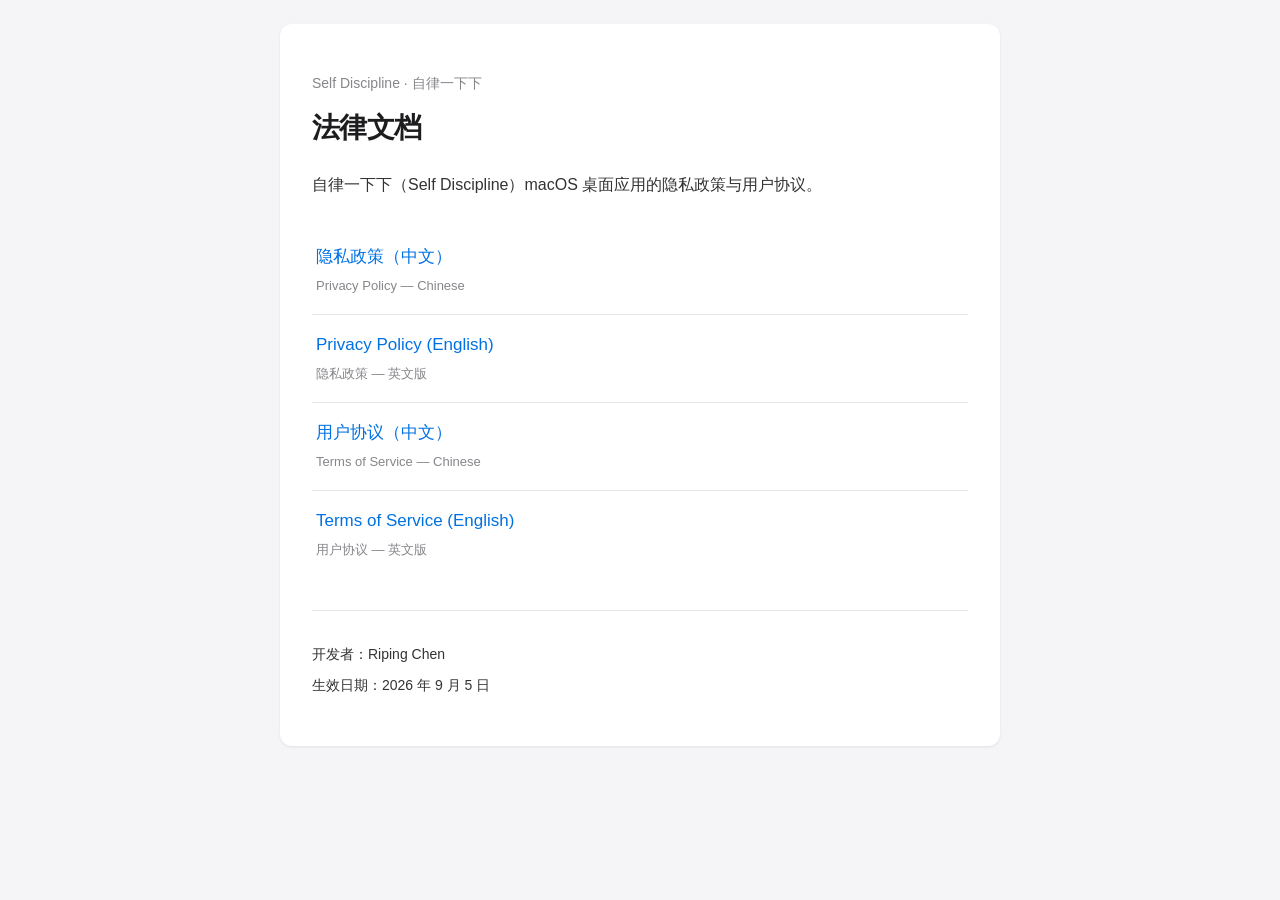
<file: docs/index.html>
<!DOCTYPE html>
<html lang="zh-CN">
<head>
  <meta charset="UTF-8">
  <meta name="viewport" content="width=device-width, initial-scale=1.0">
  <title>自律一下下 — 法律文档</title>
  <link rel="stylesheet" href="style.css">
</head>
<body>
  <div class="container">
    <p class="app-name">Self Discipline · 自律一下下</p>
    <h1>法律文档</h1>
    <p class="intro">自律一下下（Self Discipline）macOS 桌面应用的隐私政策与用户协议。</p>
    <ul class="doc-list">
      <li>
        <a href="privacy-policy-zh.html">
          隐私政策（中文）
          <span>Privacy Policy — Chinese</span>
        </a>
      </li>
      <li>
        <a href="privacy-policy-en.html">
          Privacy Policy (English)
          <span>隐私政策 — 英文版</span>
        </a>
      </li>
      <li>
        <a href="terms-of-service-zh.html">
          用户协议（中文）
          <span>Terms of Service — Chinese</span>
        </a>
      </li>
      <li>
        <a href="terms-of-service-en.html">
          Terms of Service (English)
          <span>用户协议 — 英文版</span>
        </a>
      </li>
    </ul>
    <div class="footer">
      <p>开发者：Riping Chen</p>
      <p>生效日期：2026 年 9 月 5 日</p>
    </div>
  </div>
</body>
</html>
</file>
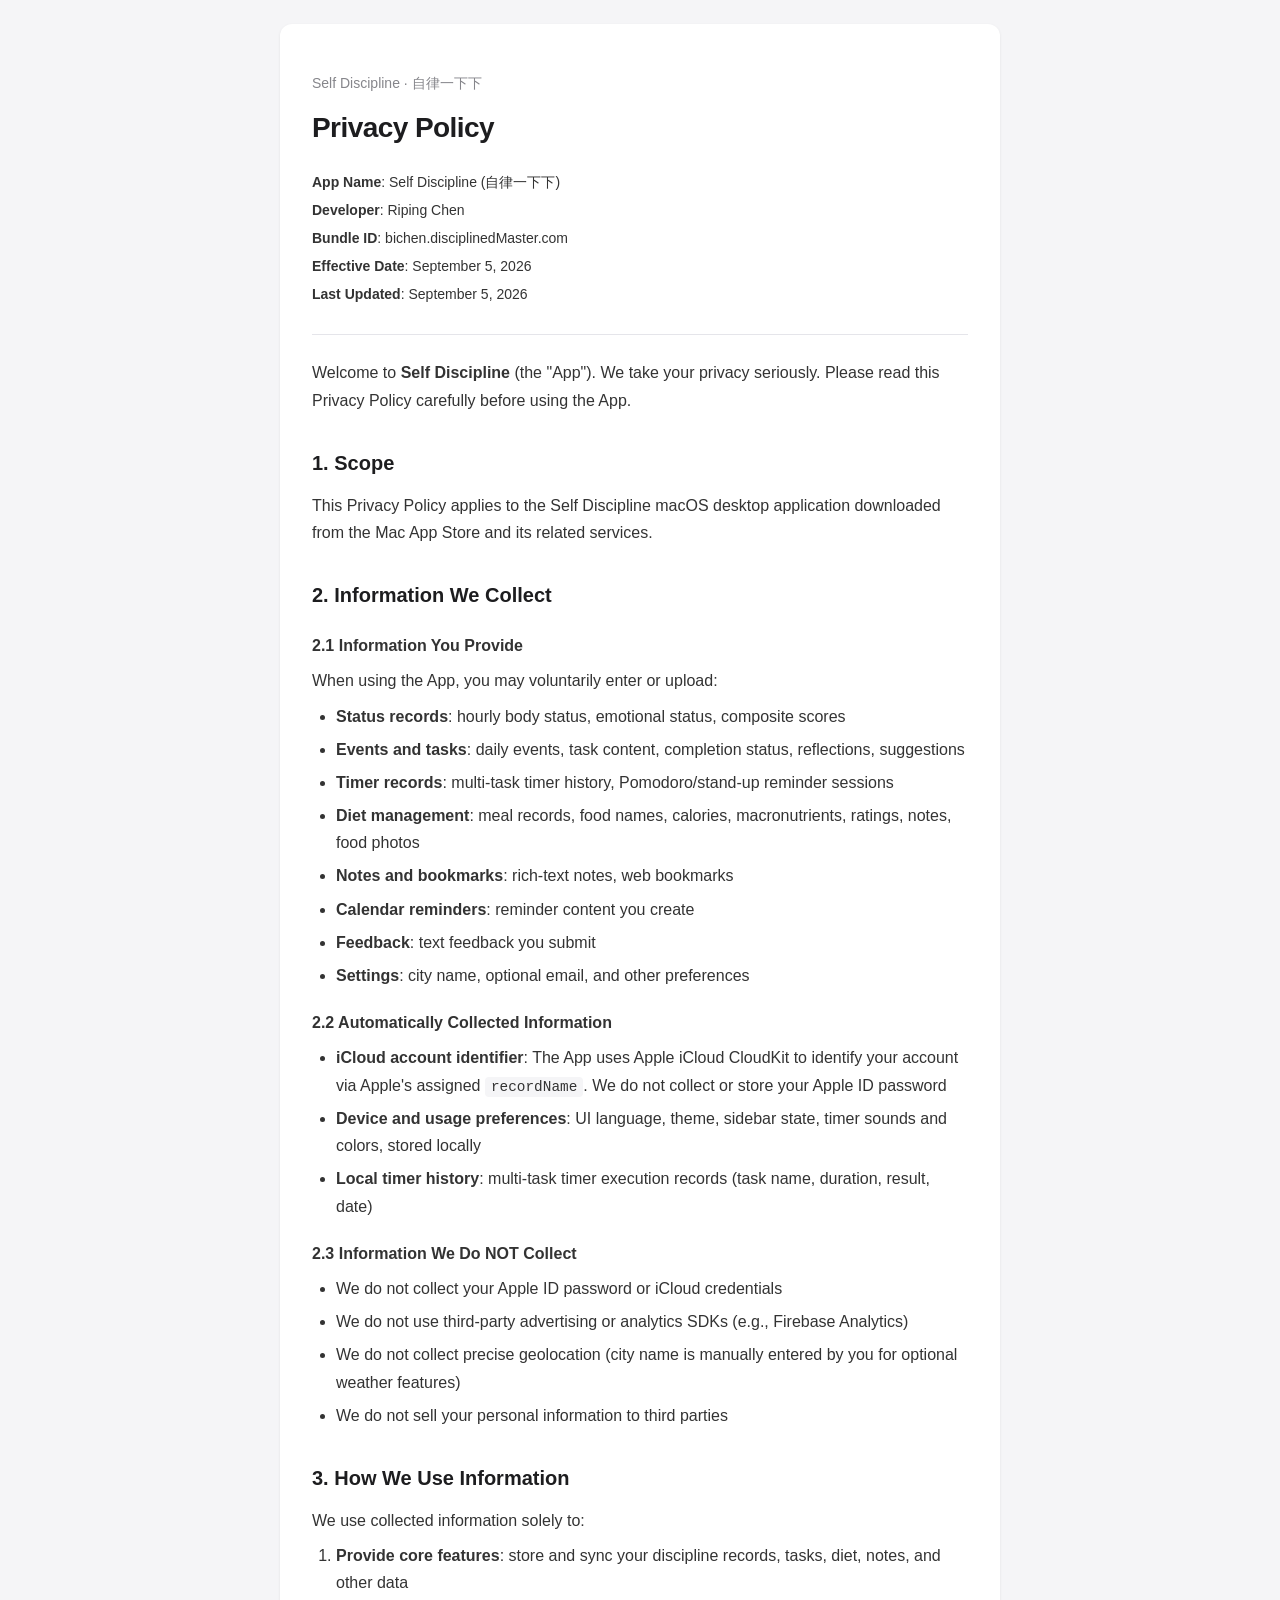
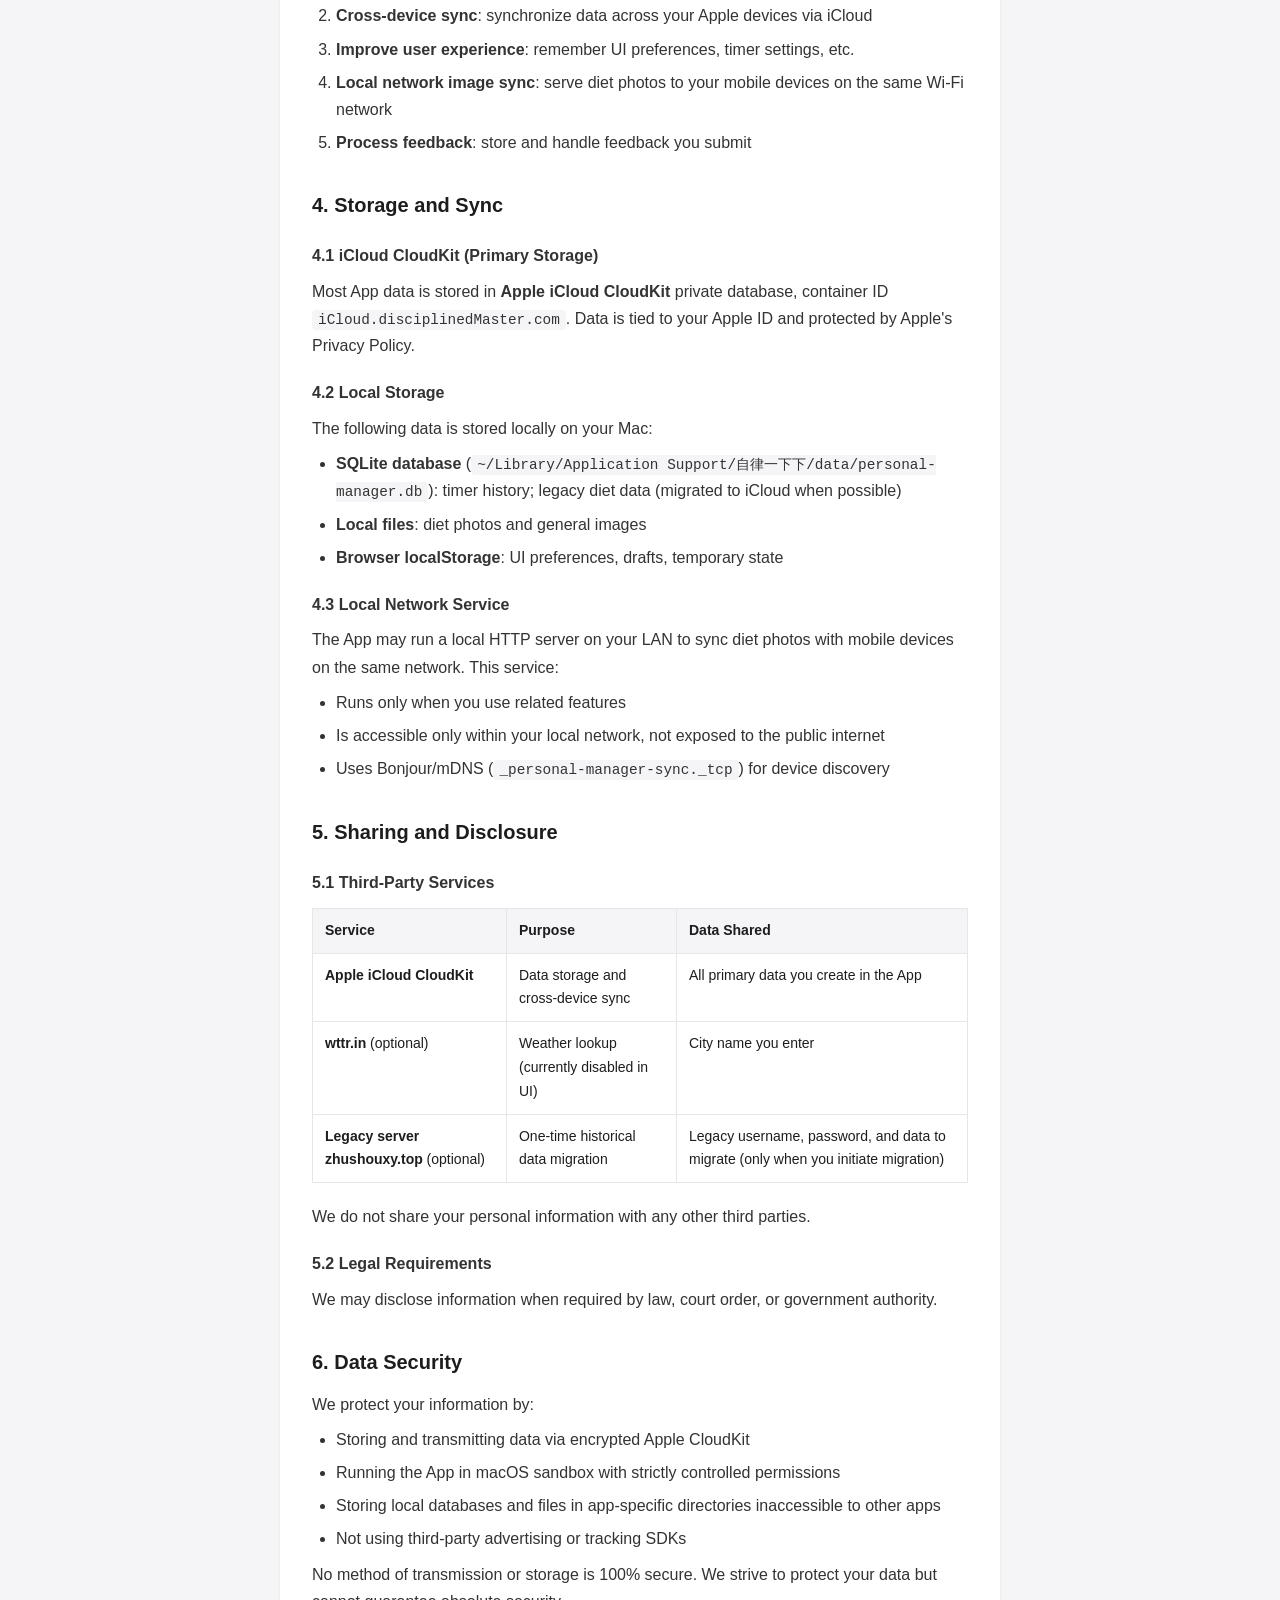
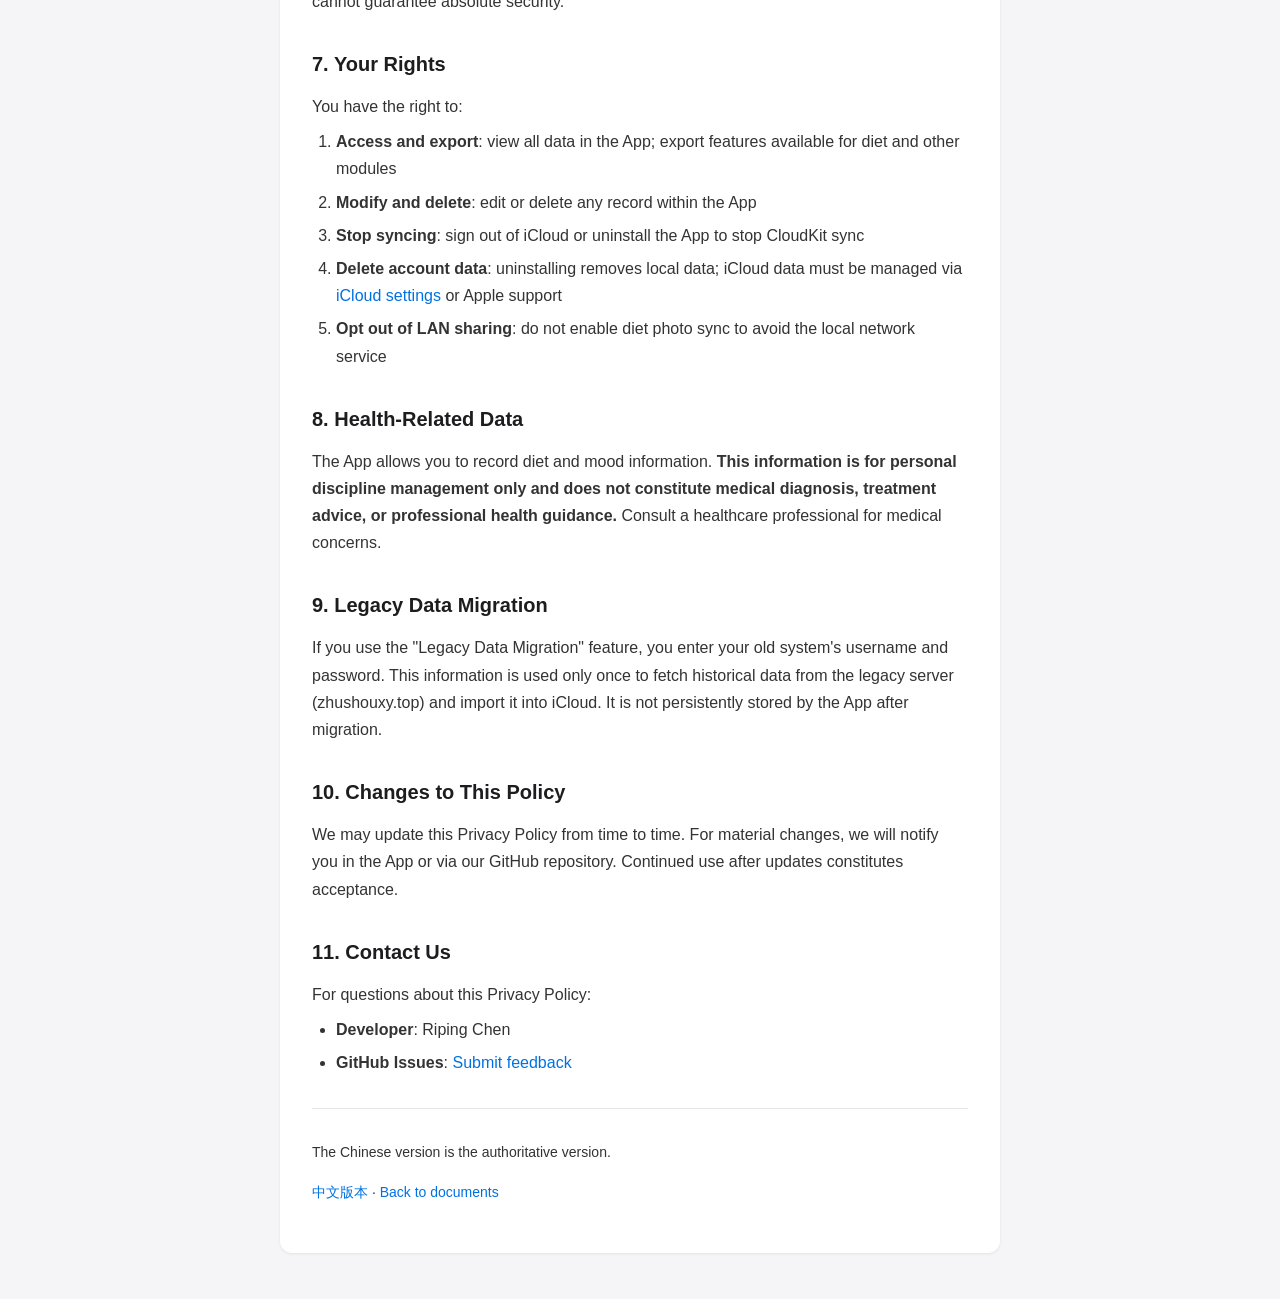
<file: docs/privacy-policy-en.html>
<!DOCTYPE html>
<html lang="en">
<head>
  <meta charset="UTF-8">
  <meta name="viewport" content="width=device-width, initial-scale=1.0">
  <title>Privacy Policy — Self Discipline</title>
  <link rel="stylesheet" href="style.css">
</head>
<body>
  <div class="container">
    <p class="app-name">Self Discipline · 自律一下下</p>
    <h1>Privacy Policy</h1>
    <div class="meta">
      <p><strong>App Name</strong>: Self Discipline (自律一下下)</p>
      <p><strong>Developer</strong>: Riping Chen</p>
      <p><strong>Bundle ID</strong>: bichen.disciplinedMaster.com</p>
      <p><strong>Effective Date</strong>: September 5, 2026</p>
      <p><strong>Last Updated</strong>: September 5, 2026</p>
    </div>

    <p class="intro">Welcome to <strong>Self Discipline</strong> (the "App"). We take your privacy seriously. Please read this Privacy Policy carefully before using the App.</p>

    <h2>1. Scope</h2>
    <p>This Privacy Policy applies to the Self Discipline macOS desktop application downloaded from the Mac App Store and its related services.</p>

    <h2>2. Information We Collect</h2>
    <h3>2.1 Information You Provide</h3>
    <p>When using the App, you may voluntarily enter or upload:</p>
    <ul>
      <li><strong>Status records</strong>: hourly body status, emotional status, composite scores</li>
      <li><strong>Events and tasks</strong>: daily events, task content, completion status, reflections, suggestions</li>
      <li><strong>Timer records</strong>: multi-task timer history, Pomodoro/stand-up reminder sessions</li>
      <li><strong>Diet management</strong>: meal records, food names, calories, macronutrients, ratings, notes, food photos</li>
      <li><strong>Notes and bookmarks</strong>: rich-text notes, web bookmarks</li>
      <li><strong>Calendar reminders</strong>: reminder content you create</li>
      <li><strong>Feedback</strong>: text feedback you submit</li>
      <li><strong>Settings</strong>: city name, optional email, and other preferences</li>
    </ul>

    <h3>2.2 Automatically Collected Information</h3>
    <ul>
      <li><strong>iCloud account identifier</strong>: The App uses Apple iCloud CloudKit to identify your account via Apple's assigned <code>recordName</code>. We do not collect or store your Apple ID password</li>
      <li><strong>Device and usage preferences</strong>: UI language, theme, sidebar state, timer sounds and colors, stored locally</li>
      <li><strong>Local timer history</strong>: multi-task timer execution records (task name, duration, result, date)</li>
    </ul>

    <h3>2.3 Information We Do NOT Collect</h3>
    <ul>
      <li>We do not collect your Apple ID password or iCloud credentials</li>
      <li>We do not use third-party advertising or analytics SDKs (e.g., Firebase Analytics)</li>
      <li>We do not collect precise geolocation (city name is manually entered by you for optional weather features)</li>
      <li>We do not sell your personal information to third parties</li>
    </ul>

    <h2>3. How We Use Information</h2>
    <p>We use collected information solely to:</p>
    <ol>
      <li><strong>Provide core features</strong>: store and sync your discipline records, tasks, diet, notes, and other data</li>
      <li><strong>Cross-device sync</strong>: synchronize data across your Apple devices via iCloud</li>
      <li><strong>Improve user experience</strong>: remember UI preferences, timer settings, etc.</li>
      <li><strong>Local network image sync</strong>: serve diet photos to your mobile devices on the same Wi-Fi network</li>
      <li><strong>Process feedback</strong>: store and handle feedback you submit</li>
    </ol>

    <h2>4. Storage and Sync</h2>
    <h3>4.1 iCloud CloudKit (Primary Storage)</h3>
    <p>Most App data is stored in <strong>Apple iCloud CloudKit</strong> private database, container ID <code>iCloud.disciplinedMaster.com</code>. Data is tied to your Apple ID and protected by Apple's Privacy Policy.</p>

    <h3>4.2 Local Storage</h3>
    <p>The following data is stored locally on your Mac:</p>
    <ul>
      <li><strong>SQLite database</strong> (<code>~/Library/Application Support/自律一下下/data/personal-manager.db</code>): timer history; legacy diet data (migrated to iCloud when possible)</li>
      <li><strong>Local files</strong>: diet photos and general images</li>
      <li><strong>Browser localStorage</strong>: UI preferences, drafts, temporary state</li>
    </ul>

    <h3>4.3 Local Network Service</h3>
    <p>The App may run a local HTTP server on your LAN to sync diet photos with mobile devices on the same network. This service:</p>
    <ul>
      <li>Runs only when you use related features</li>
      <li>Is accessible only within your local network, not exposed to the public internet</li>
      <li>Uses Bonjour/mDNS (<code>_personal-manager-sync._tcp</code>) for device discovery</li>
    </ul>

    <h2>5. Sharing and Disclosure</h2>
    <h3>5.1 Third-Party Services</h3>
    <table>
      <thead>
        <tr><th>Service</th><th>Purpose</th><th>Data Shared</th></tr>
      </thead>
      <tbody>
        <tr><td><strong>Apple iCloud CloudKit</strong></td><td>Data storage and cross-device sync</td><td>All primary data you create in the App</td></tr>
        <tr><td><strong>wttr.in</strong> (optional)</td><td>Weather lookup (currently disabled in UI)</td><td>City name you enter</td></tr>
        <tr><td><strong>Legacy server zhushouxy.top</strong> (optional)</td><td>One-time historical data migration</td><td>Legacy username, password, and data to migrate (only when you initiate migration)</td></tr>
      </tbody>
    </table>
    <p>We do not share your personal information with any other third parties.</p>

    <h3>5.2 Legal Requirements</h3>
    <p>We may disclose information when required by law, court order, or government authority.</p>

    <h2>6. Data Security</h2>
    <p>We protect your information by:</p>
    <ul>
      <li>Storing and transmitting data via encrypted Apple CloudKit</li>
      <li>Running the App in macOS sandbox with strictly controlled permissions</li>
      <li>Storing local databases and files in app-specific directories inaccessible to other apps</li>
      <li>Not using third-party advertising or tracking SDKs</li>
    </ul>
    <p>No method of transmission or storage is 100% secure. We strive to protect your data but cannot guarantee absolute security.</p>

    <h2>7. Your Rights</h2>
    <p>You have the right to:</p>
    <ol>
      <li><strong>Access and export</strong>: view all data in the App; export features available for diet and other modules</li>
      <li><strong>Modify and delete</strong>: edit or delete any record within the App</li>
      <li><strong>Stop syncing</strong>: sign out of iCloud or uninstall the App to stop CloudKit sync</li>
      <li><strong>Delete account data</strong>: uninstalling removes local data; iCloud data must be managed via <a href="https://www.icloud.com" target="_blank" rel="noopener">iCloud settings</a> or Apple support</li>
      <li><strong>Opt out of LAN sharing</strong>: do not enable diet photo sync to avoid the local network service</li>
    </ol>

    <h2>8. Health-Related Data</h2>
    <p>The App allows you to record diet and mood information. <strong>This information is for personal discipline management only and does not constitute medical diagnosis, treatment advice, or professional health guidance.</strong> Consult a healthcare professional for medical concerns.</p>

    <h2>9. Legacy Data Migration</h2>
    <p>If you use the "Legacy Data Migration" feature, you enter your old system's username and password. This information is used only once to fetch historical data from the legacy server (zhushouxy.top) and import it into iCloud. It is not persistently stored by the App after migration.</p>

    <h2>10. Changes to This Policy</h2>
    <p>We may update this Privacy Policy from time to time. For material changes, we will notify you in the App or via our GitHub repository. Continued use after updates constitutes acceptance.</p>

    <h2>11. Contact Us</h2>
    <p>For questions about this Privacy Policy:</p>
    <ul>
      <li><strong>Developer</strong>: Riping Chen</li>
      <li><strong>GitHub Issues</strong>: <a href="https://github.com/xiaodaxia1083394272/personalManager_PrivacyPolicyETC/issues" target="_blank" rel="noopener">Submit feedback</a></li>
    </ul>

    <div class="footer">
      <p>The Chinese version is the authoritative version.</p>
      <p class="lang-switch"><a href="privacy-policy-zh.html">中文版本</a> · <a href="index.html">Back to documents</a></p>
    </div>
  </div>
</body>
</html>
</file>
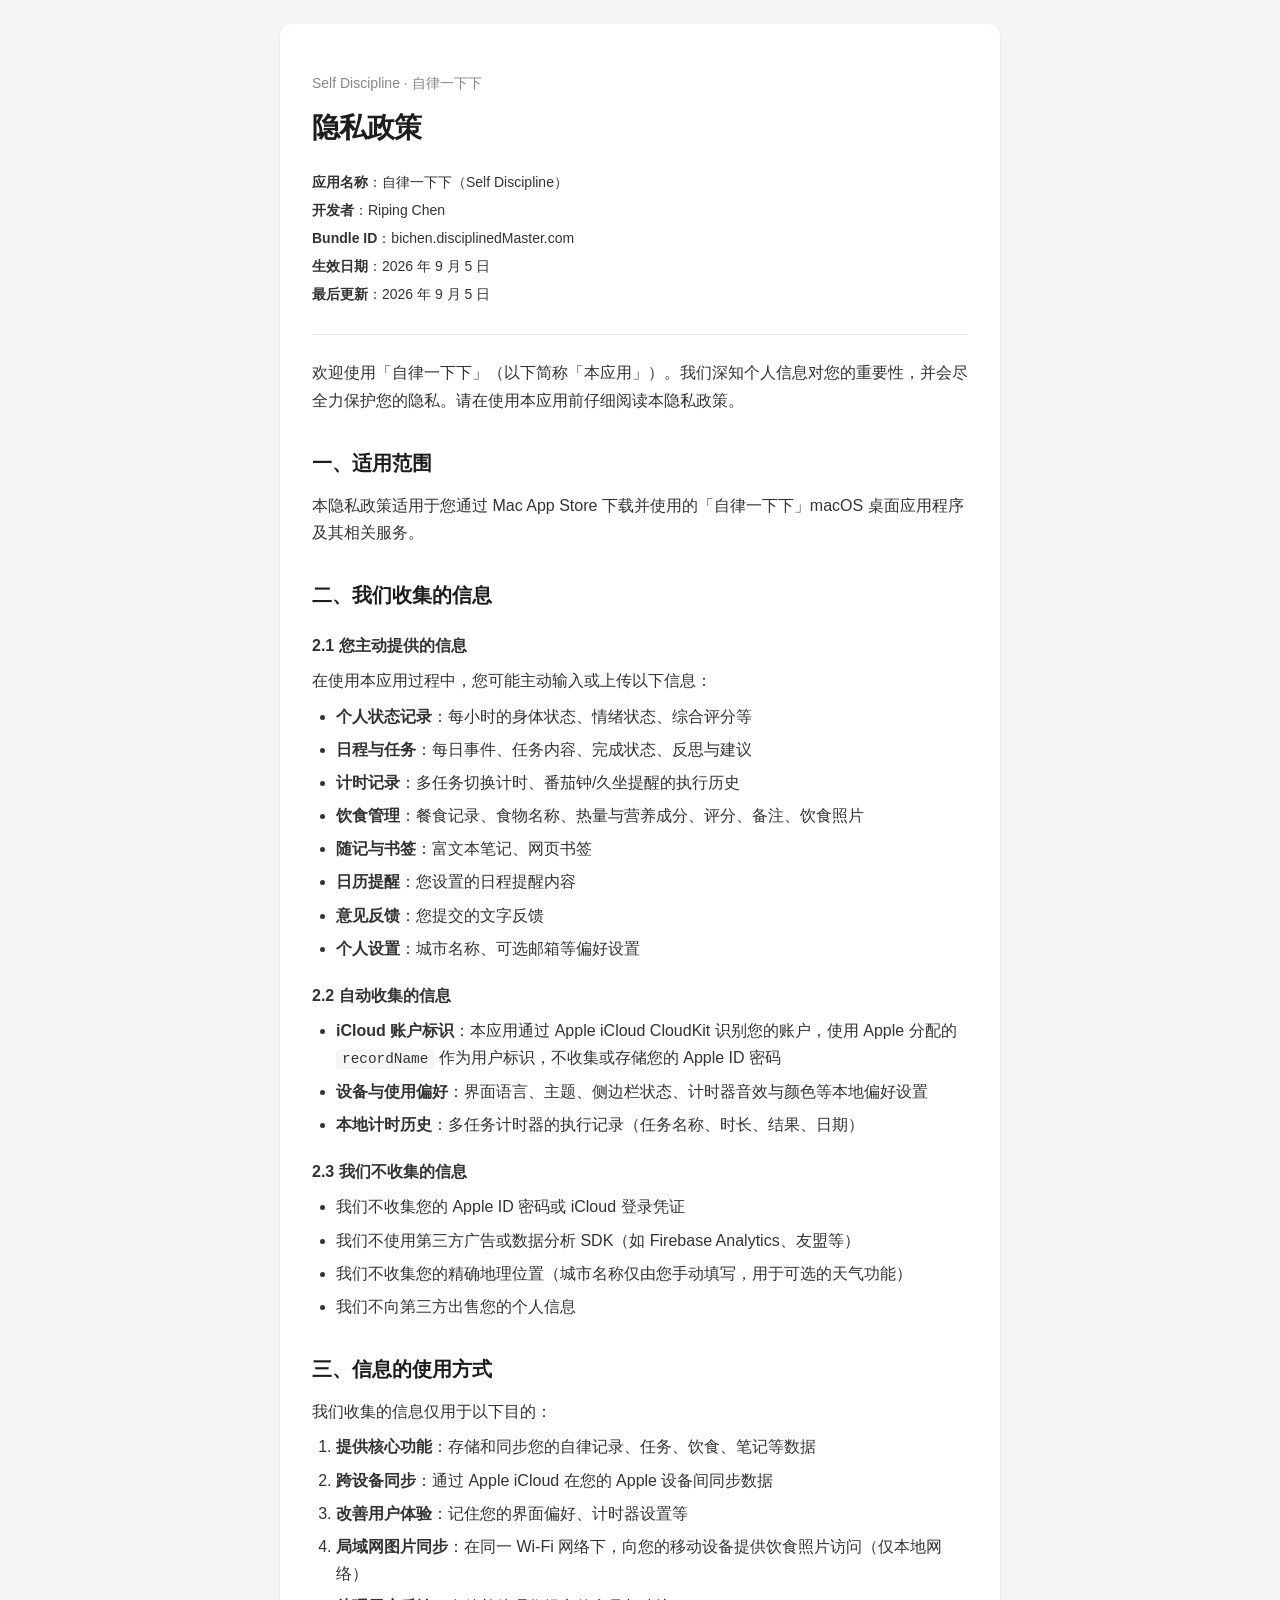
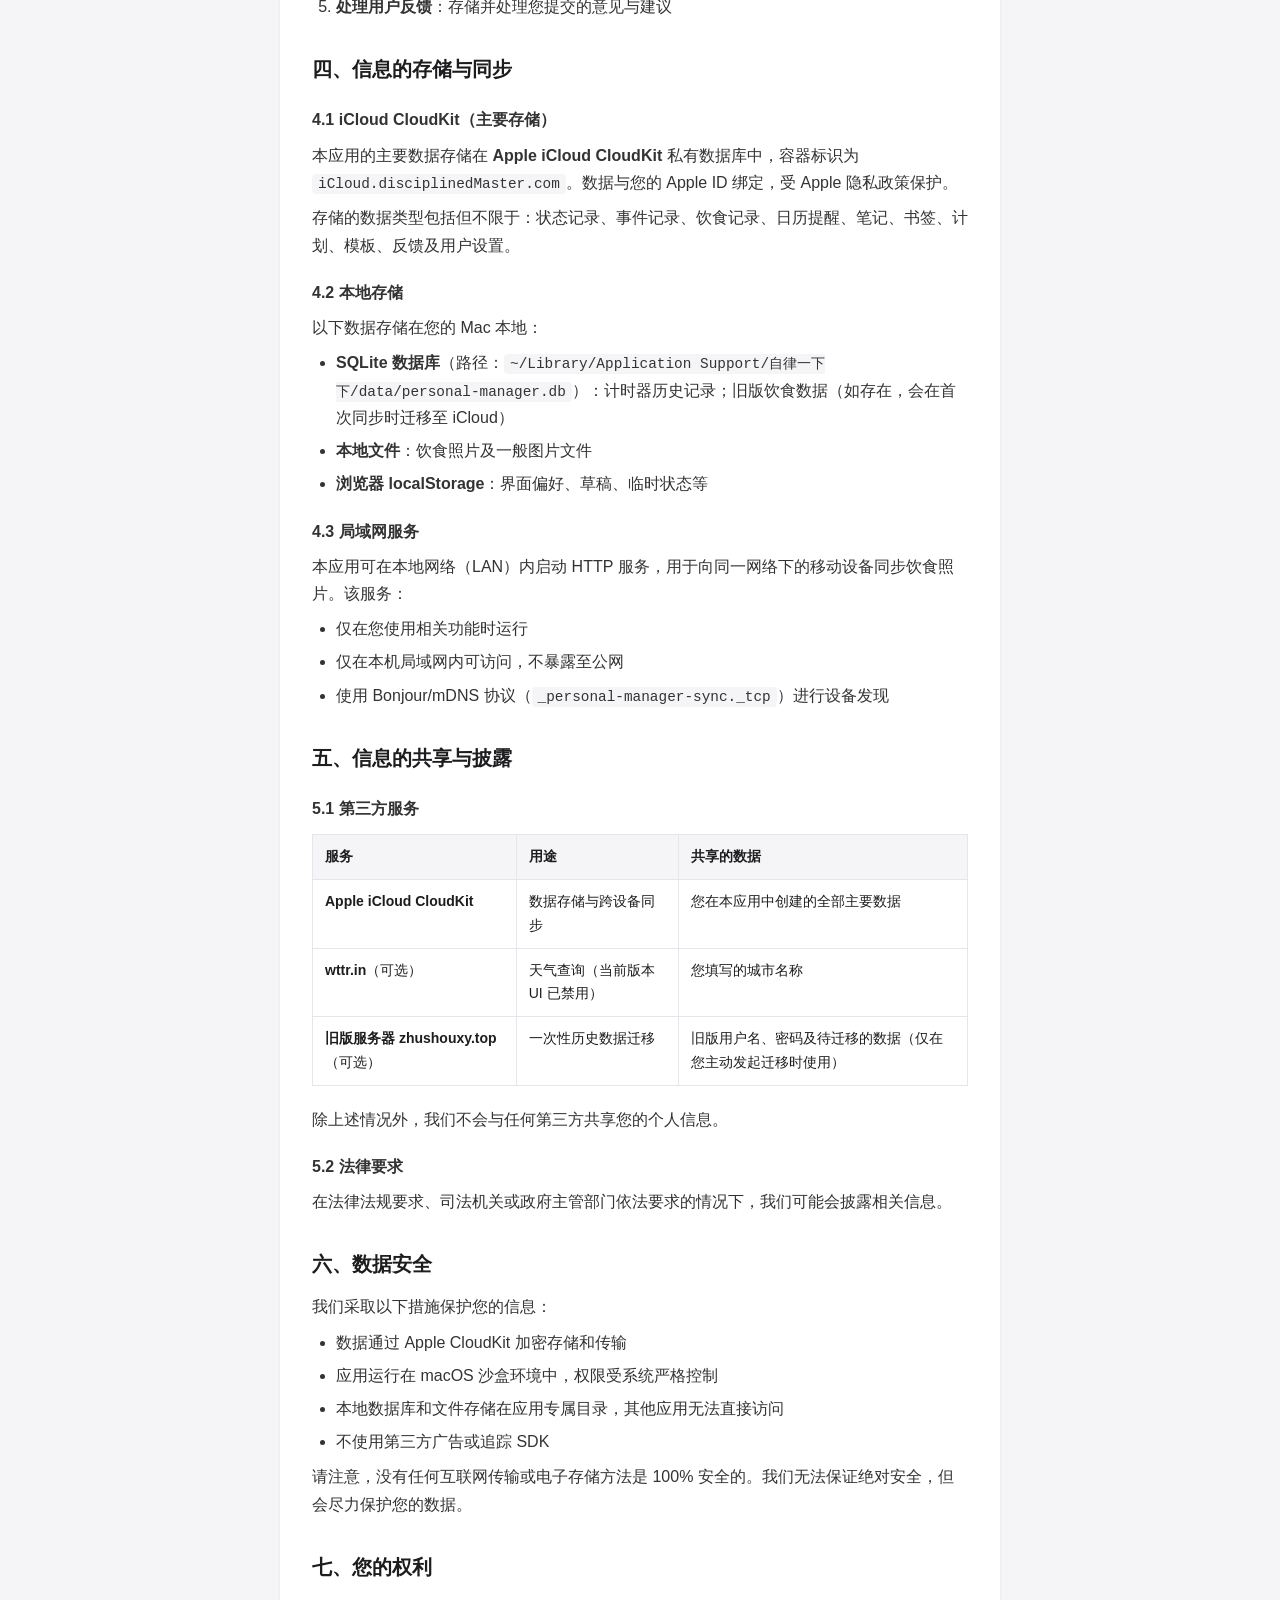
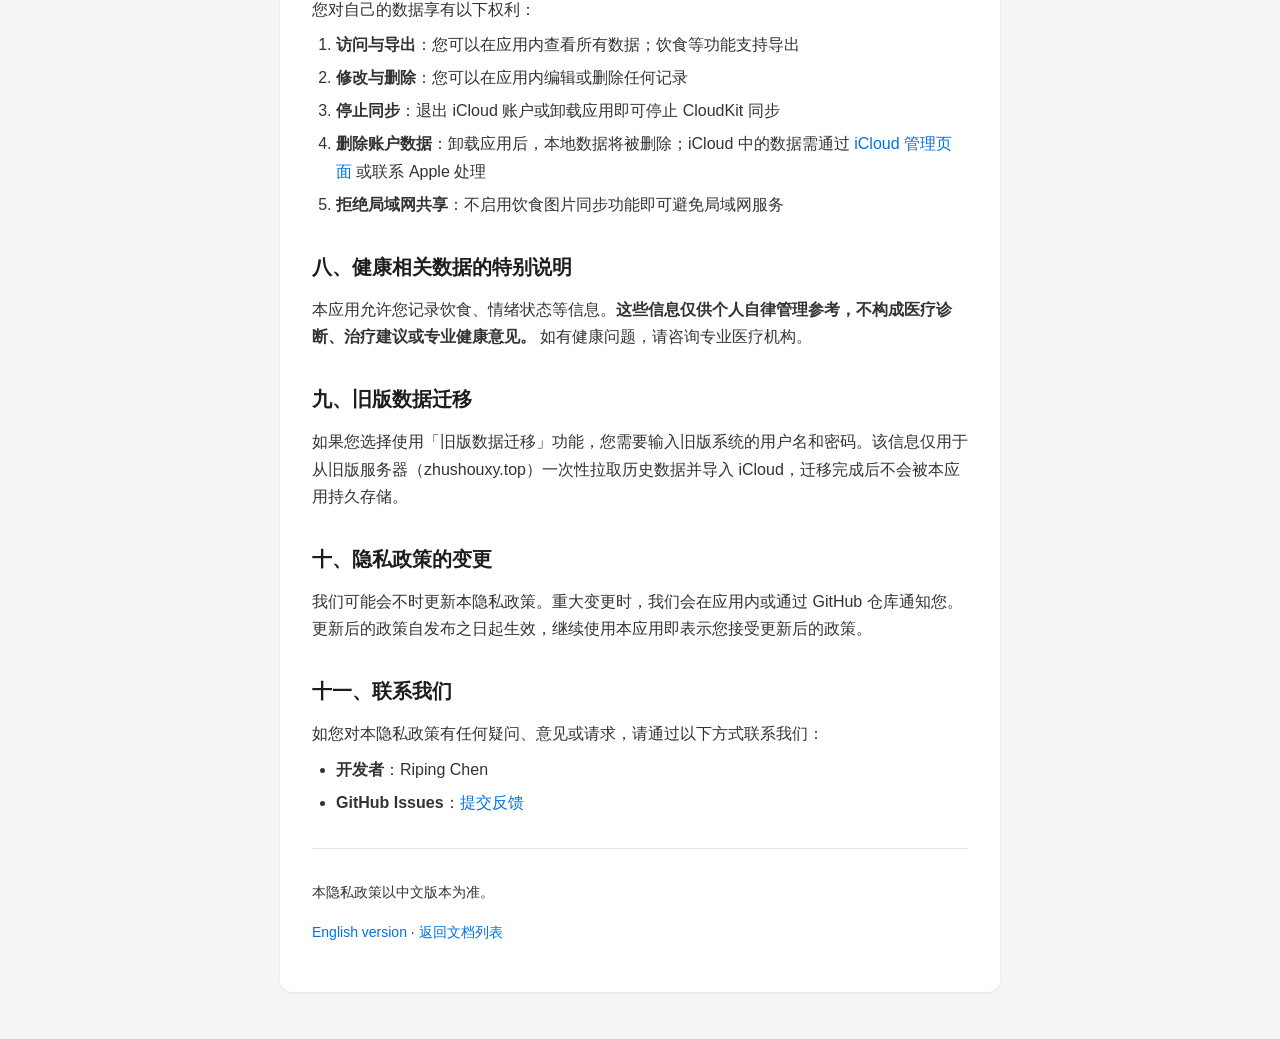
<file: docs/privacy-policy-zh.html>
<!DOCTYPE html>
<html lang="zh-CN">
<head>
  <meta charset="UTF-8">
  <meta name="viewport" content="width=device-width, initial-scale=1.0">
  <title>隐私政策 — 自律一下下</title>
  <link rel="stylesheet" href="style.css">
</head>
<body>
  <div class="container">
    <p class="app-name">Self Discipline · 自律一下下</p>
    <h1>隐私政策</h1>
    <div class="meta">
      <p><strong>应用名称</strong>：自律一下下（Self Discipline）</p>
      <p><strong>开发者</strong>：Riping Chen</p>
      <p><strong>Bundle ID</strong>：bichen.disciplinedMaster.com</p>
      <p><strong>生效日期</strong>：2026 年 9 月 5 日</p>
      <p><strong>最后更新</strong>：2026 年 9 月 5 日</p>
    </div>

    <p class="intro">欢迎使用「自律一下下」（以下简称「本应用」）。我们深知个人信息对您的重要性，并会尽全力保护您的隐私。请在使用本应用前仔细阅读本隐私政策。</p>

    <h2>一、适用范围</h2>
    <p>本隐私政策适用于您通过 Mac App Store 下载并使用的「自律一下下」macOS 桌面应用程序及其相关服务。</p>

    <h2>二、我们收集的信息</h2>
    <h3>2.1 您主动提供的信息</h3>
    <p>在使用本应用过程中，您可能主动输入或上传以下信息：</p>
    <ul>
      <li><strong>个人状态记录</strong>：每小时的身体状态、情绪状态、综合评分等</li>
      <li><strong>日程与任务</strong>：每日事件、任务内容、完成状态、反思与建议</li>
      <li><strong>计时记录</strong>：多任务切换计时、番茄钟/久坐提醒的执行历史</li>
      <li><strong>饮食管理</strong>：餐食记录、食物名称、热量与营养成分、评分、备注、饮食照片</li>
      <li><strong>随记与书签</strong>：富文本笔记、网页书签</li>
      <li><strong>日历提醒</strong>：您设置的日程提醒内容</li>
      <li><strong>意见反馈</strong>：您提交的文字反馈</li>
      <li><strong>个人设置</strong>：城市名称、可选邮箱等偏好设置</li>
    </ul>

    <h3>2.2 自动收集的信息</h3>
    <ul>
      <li><strong>iCloud 账户标识</strong>：本应用通过 Apple iCloud CloudKit 识别您的账户，使用 Apple 分配的 <code>recordName</code> 作为用户标识，不收集或存储您的 Apple ID 密码</li>
      <li><strong>设备与使用偏好</strong>：界面语言、主题、侧边栏状态、计时器音效与颜色等本地偏好设置</li>
      <li><strong>本地计时历史</strong>：多任务计时器的执行记录（任务名称、时长、结果、日期）</li>
    </ul>

    <h3>2.3 我们不收集的信息</h3>
    <ul>
      <li>我们不收集您的 Apple ID 密码或 iCloud 登录凭证</li>
      <li>我们不使用第三方广告或数据分析 SDK（如 Firebase Analytics、友盟等）</li>
      <li>我们不收集您的精确地理位置（城市名称仅由您手动填写，用于可选的天气功能）</li>
      <li>我们不向第三方出售您的个人信息</li>
    </ul>

    <h2>三、信息的使用方式</h2>
    <p>我们收集的信息仅用于以下目的：</p>
    <ol>
      <li><strong>提供核心功能</strong>：存储和同步您的自律记录、任务、饮食、笔记等数据</li>
      <li><strong>跨设备同步</strong>：通过 Apple iCloud 在您的 Apple 设备间同步数据</li>
      <li><strong>改善用户体验</strong>：记住您的界面偏好、计时器设置等</li>
      <li><strong>局域网图片同步</strong>：在同一 Wi-Fi 网络下，向您的移动设备提供饮食照片访问（仅本地网络）</li>
      <li><strong>处理用户反馈</strong>：存储并处理您提交的意见与建议</li>
    </ol>

    <h2>四、信息的存储与同步</h2>
    <h3>4.1 iCloud CloudKit（主要存储）</h3>
    <p>本应用的主要数据存储在 <strong>Apple iCloud CloudKit</strong> 私有数据库中，容器标识为 <code>iCloud.disciplinedMaster.com</code>。数据与您的 Apple ID 绑定，受 Apple 隐私政策保护。</p>
    <p>存储的数据类型包括但不限于：状态记录、事件记录、饮食记录、日历提醒、笔记、书签、计划、模板、反馈及用户设置。</p>

    <h3>4.2 本地存储</h3>
    <p>以下数据存储在您的 Mac 本地：</p>
    <ul>
      <li><strong>SQLite 数据库</strong>（路径：<code>~/Library/Application Support/自律一下下/data/personal-manager.db</code>）：计时器历史记录；旧版饮食数据（如存在，会在首次同步时迁移至 iCloud）</li>
      <li><strong>本地文件</strong>：饮食照片及一般图片文件</li>
      <li><strong>浏览器 localStorage</strong>：界面偏好、草稿、临时状态等</li>
    </ul>

    <h3>4.3 局域网服务</h3>
    <p>本应用可在本地网络（LAN）内启动 HTTP 服务，用于向同一网络下的移动设备同步饮食照片。该服务：</p>
    <ul>
      <li>仅在您使用相关功能时运行</li>
      <li>仅在本机局域网内可访问，不暴露至公网</li>
      <li>使用 Bonjour/mDNS 协议（<code>_personal-manager-sync._tcp</code>）进行设备发现</li>
    </ul>

    <h2>五、信息的共享与披露</h2>
    <h3>5.1 第三方服务</h3>
    <table>
      <thead>
        <tr><th>服务</th><th>用途</th><th>共享的数据</th></tr>
      </thead>
      <tbody>
        <tr><td><strong>Apple iCloud CloudKit</strong></td><td>数据存储与跨设备同步</td><td>您在本应用中创建的全部主要数据</td></tr>
        <tr><td><strong>wttr.in</strong>（可选）</td><td>天气查询（当前版本 UI 已禁用）</td><td>您填写的城市名称</td></tr>
        <tr><td><strong>旧版服务器 zhushouxy.top</strong>（可选）</td><td>一次性历史数据迁移</td><td>旧版用户名、密码及待迁移的数据（仅在您主动发起迁移时使用）</td></tr>
      </tbody>
    </table>
    <p>除上述情况外，我们不会与任何第三方共享您的个人信息。</p>

    <h3>5.2 法律要求</h3>
    <p>在法律法规要求、司法机关或政府主管部门依法要求的情况下，我们可能会披露相关信息。</p>

    <h2>六、数据安全</h2>
    <p>我们采取以下措施保护您的信息：</p>
    <ul>
      <li>数据通过 Apple CloudKit 加密存储和传输</li>
      <li>应用运行在 macOS 沙盒环境中，权限受系统严格控制</li>
      <li>本地数据库和文件存储在应用专属目录，其他应用无法直接访问</li>
      <li>不使用第三方广告或追踪 SDK</li>
    </ul>
    <p>请注意，没有任何互联网传输或电子存储方法是 100% 安全的。我们无法保证绝对安全，但会尽力保护您的数据。</p>

    <h2>七、您的权利</h2>
    <p>您对自己的数据享有以下权利：</p>
    <ol>
      <li><strong>访问与导出</strong>：您可以在应用内查看所有数据；饮食等功能支持导出</li>
      <li><strong>修改与删除</strong>：您可以在应用内编辑或删除任何记录</li>
      <li><strong>停止同步</strong>：退出 iCloud 账户或卸载应用即可停止 CloudKit 同步</li>
      <li><strong>删除账户数据</strong>：卸载应用后，本地数据将被删除；iCloud 中的数据需通过 <a href="https://www.icloud.com" target="_blank" rel="noopener">iCloud 管理页面</a> 或联系 Apple 处理</li>
      <li><strong>拒绝局域网共享</strong>：不启用饮食图片同步功能即可避免局域网服务</li>
    </ol>

    <h2>八、健康相关数据的特别说明</h2>
    <p>本应用允许您记录饮食、情绪状态等信息。<strong>这些信息仅供个人自律管理参考，不构成医疗诊断、治疗建议或专业健康意见。</strong> 如有健康问题，请咨询专业医疗机构。</p>

    <h2>九、旧版数据迁移</h2>
    <p>如果您选择使用「旧版数据迁移」功能，您需要输入旧版系统的用户名和密码。该信息仅用于从旧版服务器（zhushouxy.top）一次性拉取历史数据并导入 iCloud，迁移完成后不会被本应用持久存储。</p>

    <h2>十、隐私政策的变更</h2>
    <p>我们可能会不时更新本隐私政策。重大变更时，我们会在应用内或通过 GitHub 仓库通知您。更新后的政策自发布之日起生效，继续使用本应用即表示您接受更新后的政策。</p>

    <h2>十一、联系我们</h2>
    <p>如您对本隐私政策有任何疑问、意见或请求，请通过以下方式联系我们：</p>
    <ul>
      <li><strong>开发者</strong>：Riping Chen</li>
      <li><strong>GitHub Issues</strong>：<a href="https://github.com/xiaodaxia1083394272/personalManager_PrivacyPolicyETC/issues" target="_blank" rel="noopener">提交反馈</a></li>
    </ul>

    <div class="footer">
      <p>本隐私政策以中文版本为准。</p>
      <p class="lang-switch"><a href="privacy-policy-en.html">English version</a> · <a href="index.html">返回文档列表</a></p>
    </div>
  </div>
</body>
</html>
</file>
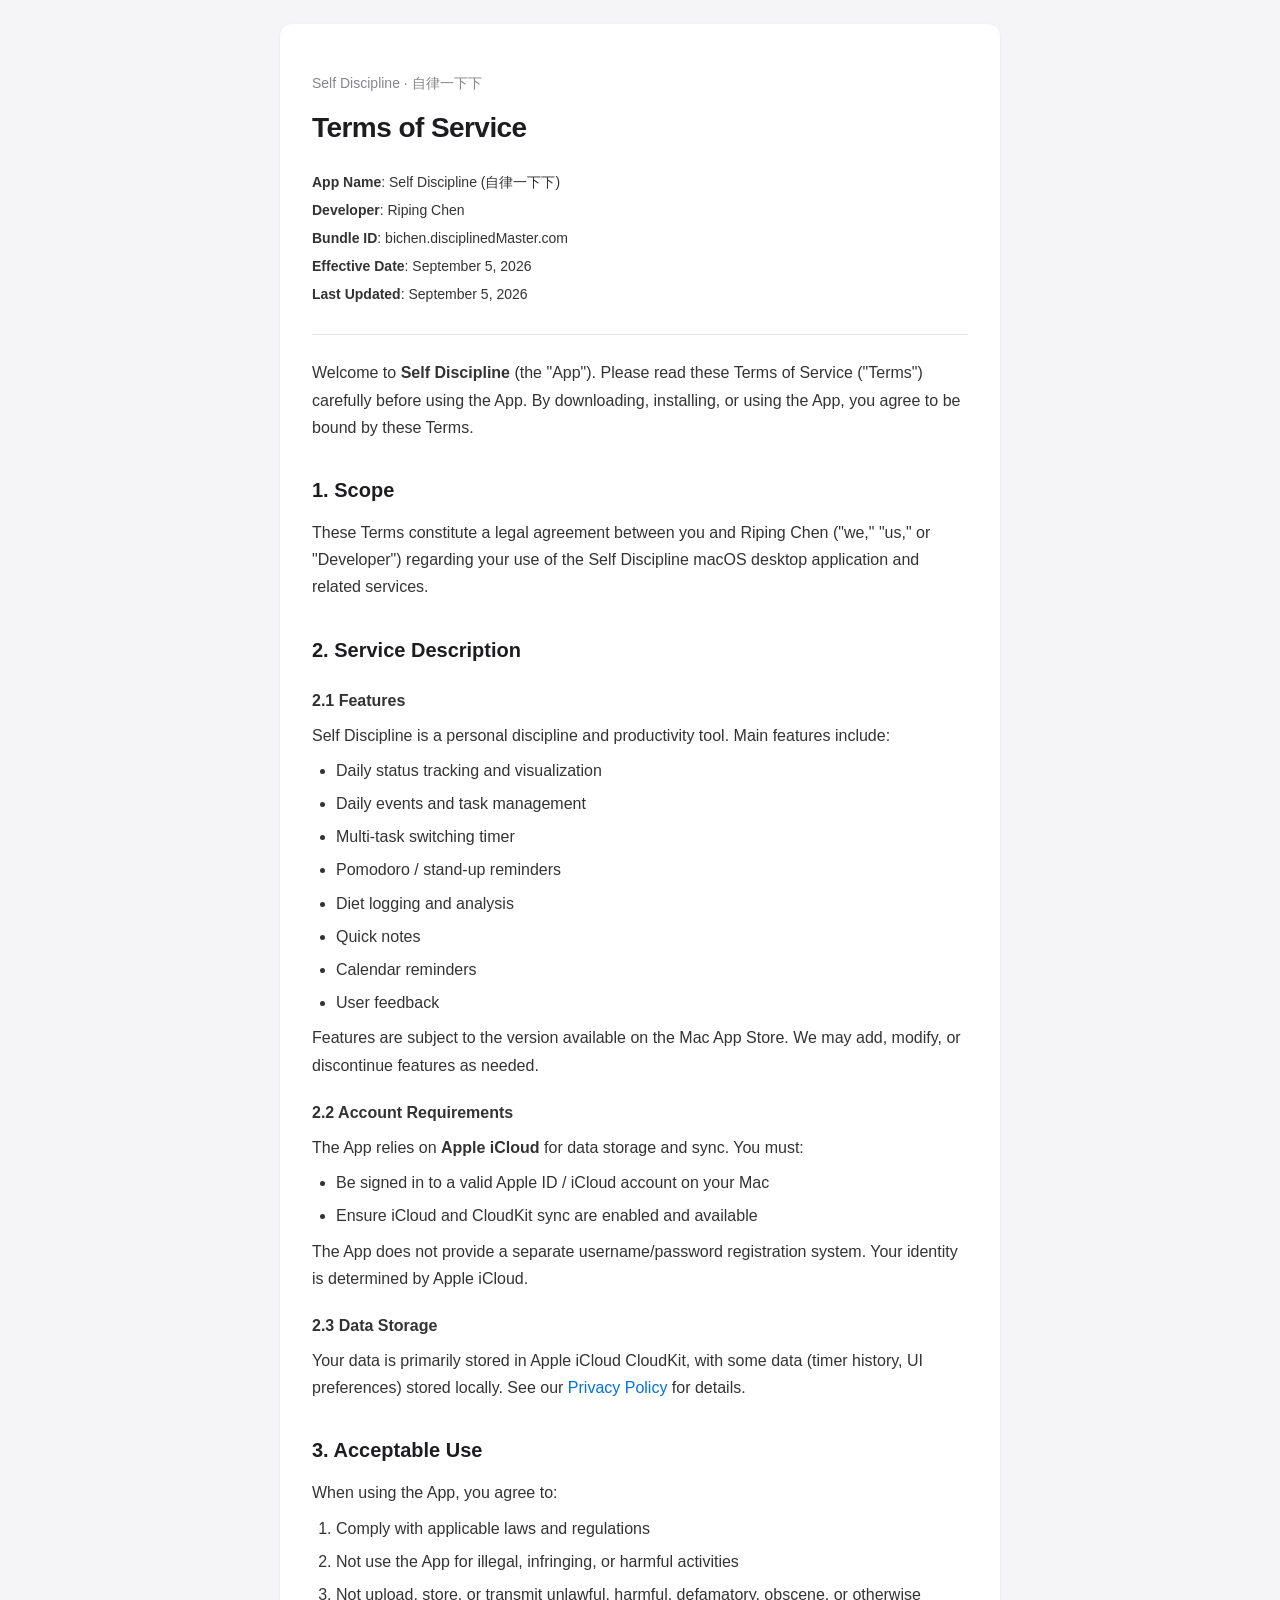
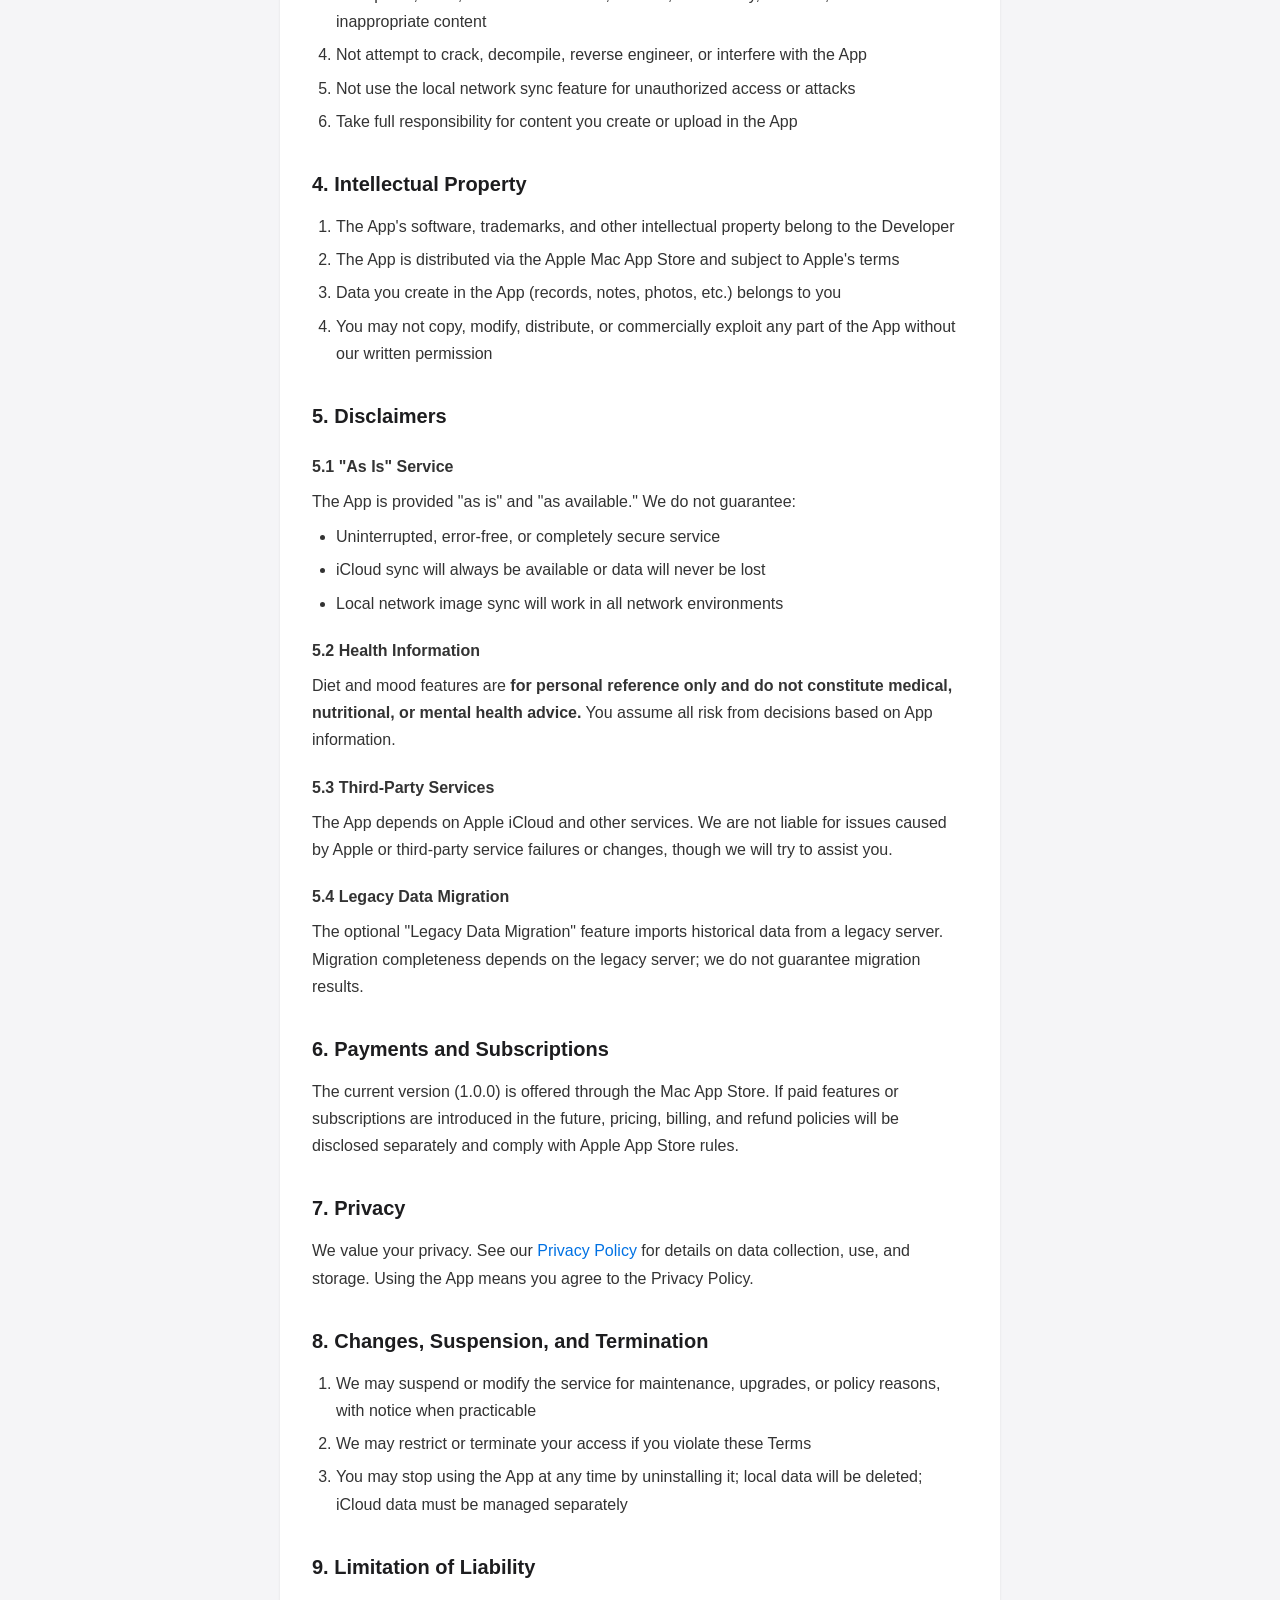
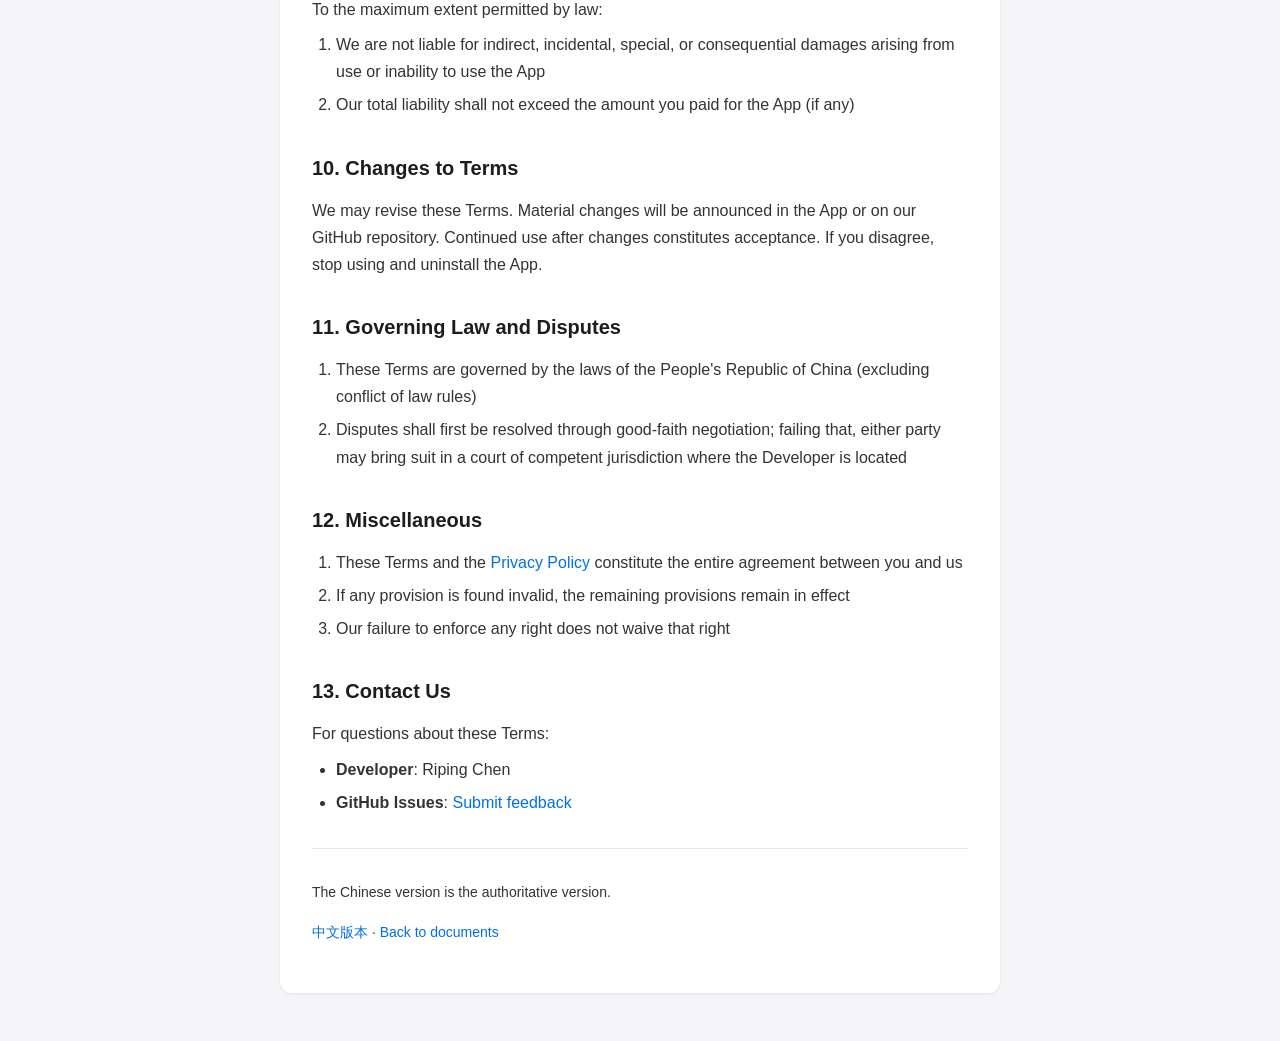
<file: docs/terms-of-service-en.html>
<!DOCTYPE html>
<html lang="en">
<head>
  <meta charset="UTF-8">
  <meta name="viewport" content="width=device-width, initial-scale=1.0">
  <title>Terms of Service — Self Discipline</title>
  <link rel="stylesheet" href="style.css">
</head>
<body>
  <div class="container">
    <p class="app-name">Self Discipline · 自律一下下</p>
    <h1>Terms of Service</h1>
    <div class="meta">
      <p><strong>App Name</strong>: Self Discipline (自律一下下)</p>
      <p><strong>Developer</strong>: Riping Chen</p>
      <p><strong>Bundle ID</strong>: bichen.disciplinedMaster.com</p>
      <p><strong>Effective Date</strong>: September 5, 2026</p>
      <p><strong>Last Updated</strong>: September 5, 2026</p>
    </div>

    <p class="intro">Welcome to <strong>Self Discipline</strong> (the "App"). Please read these Terms of Service ("Terms") carefully before using the App. By downloading, installing, or using the App, you agree to be bound by these Terms.</p>

    <h2>1. Scope</h2>
    <p>These Terms constitute a legal agreement between you and Riping Chen ("we," "us," or "Developer") regarding your use of the Self Discipline macOS desktop application and related services.</p>

    <h2>2. Service Description</h2>
    <h3>2.1 Features</h3>
    <p>Self Discipline is a personal discipline and productivity tool. Main features include:</p>
    <ul>
      <li>Daily status tracking and visualization</li>
      <li>Daily events and task management</li>
      <li>Multi-task switching timer</li>
      <li>Pomodoro / stand-up reminders</li>
      <li>Diet logging and analysis</li>
      <li>Quick notes</li>
      <li>Calendar reminders</li>
      <li>User feedback</li>
    </ul>
    <p>Features are subject to the version available on the Mac App Store. We may add, modify, or discontinue features as needed.</p>

    <h3>2.2 Account Requirements</h3>
    <p>The App relies on <strong>Apple iCloud</strong> for data storage and sync. You must:</p>
    <ul>
      <li>Be signed in to a valid Apple ID / iCloud account on your Mac</li>
      <li>Ensure iCloud and CloudKit sync are enabled and available</li>
    </ul>
    <p>The App does not provide a separate username/password registration system. Your identity is determined by Apple iCloud.</p>

    <h3>2.3 Data Storage</h3>
    <p>Your data is primarily stored in Apple iCloud CloudKit, with some data (timer history, UI preferences) stored locally. See our <a href="privacy-policy-en.html">Privacy Policy</a> for details.</p>

    <h2>3. Acceptable Use</h2>
    <p>When using the App, you agree to:</p>
    <ol>
      <li>Comply with applicable laws and regulations</li>
      <li>Not use the App for illegal, infringing, or harmful activities</li>
      <li>Not upload, store, or transmit unlawful, harmful, defamatory, obscene, or otherwise inappropriate content</li>
      <li>Not attempt to crack, decompile, reverse engineer, or interfere with the App</li>
      <li>Not use the local network sync feature for unauthorized access or attacks</li>
      <li>Take full responsibility for content you create or upload in the App</li>
    </ol>

    <h2>4. Intellectual Property</h2>
    <ol>
      <li>The App's software, trademarks, and other intellectual property belong to the Developer</li>
      <li>The App is distributed via the Apple Mac App Store and subject to Apple's terms</li>
      <li>Data you create in the App (records, notes, photos, etc.) belongs to you</li>
      <li>You may not copy, modify, distribute, or commercially exploit any part of the App without our written permission</li>
    </ol>

    <h2>5. Disclaimers</h2>
    <h3>5.1 "As Is" Service</h3>
    <p>The App is provided "as is" and "as available." We do not guarantee:</p>
    <ul>
      <li>Uninterrupted, error-free, or completely secure service</li>
      <li>iCloud sync will always be available or data will never be lost</li>
      <li>Local network image sync will work in all network environments</li>
    </ul>

    <h3>5.2 Health Information</h3>
    <p>Diet and mood features are <strong>for personal reference only and do not constitute medical, nutritional, or mental health advice.</strong> You assume all risk from decisions based on App information.</p>

    <h3>5.3 Third-Party Services</h3>
    <p>The App depends on Apple iCloud and other services. We are not liable for issues caused by Apple or third-party service failures or changes, though we will try to assist you.</p>

    <h3>5.4 Legacy Data Migration</h3>
    <p>The optional "Legacy Data Migration" feature imports historical data from a legacy server. Migration completeness depends on the legacy server; we do not guarantee migration results.</p>

    <h2>6. Payments and Subscriptions</h2>
    <p>The current version (1.0.0) is offered through the Mac App Store. If paid features or subscriptions are introduced in the future, pricing, billing, and refund policies will be disclosed separately and comply with Apple App Store rules.</p>

    <h2>7. Privacy</h2>
    <p>We value your privacy. See our <a href="privacy-policy-en.html">Privacy Policy</a> for details on data collection, use, and storage. Using the App means you agree to the Privacy Policy.</p>

    <h2>8. Changes, Suspension, and Termination</h2>
    <ol>
      <li>We may suspend or modify the service for maintenance, upgrades, or policy reasons, with notice when practicable</li>
      <li>We may restrict or terminate your access if you violate these Terms</li>
      <li>You may stop using the App at any time by uninstalling it; local data will be deleted; iCloud data must be managed separately</li>
    </ol>

    <h2>9. Limitation of Liability</h2>
    <p>To the maximum extent permitted by law:</p>
    <ol>
      <li>We are not liable for indirect, incidental, special, or consequential damages arising from use or inability to use the App</li>
      <li>Our total liability shall not exceed the amount you paid for the App (if any)</li>
    </ol>

    <h2>10. Changes to Terms</h2>
    <p>We may revise these Terms. Material changes will be announced in the App or on our GitHub repository. Continued use after changes constitutes acceptance. If you disagree, stop using and uninstall the App.</p>

    <h2>11. Governing Law and Disputes</h2>
    <ol>
      <li>These Terms are governed by the laws of the People's Republic of China (excluding conflict of law rules)</li>
      <li>Disputes shall first be resolved through good-faith negotiation; failing that, either party may bring suit in a court of competent jurisdiction where the Developer is located</li>
    </ol>

    <h2>12. Miscellaneous</h2>
    <ol>
      <li>These Terms and the <a href="privacy-policy-en.html">Privacy Policy</a> constitute the entire agreement between you and us</li>
      <li>If any provision is found invalid, the remaining provisions remain in effect</li>
      <li>Our failure to enforce any right does not waive that right</li>
    </ol>

    <h2>13. Contact Us</h2>
    <p>For questions about these Terms:</p>
    <ul>
      <li><strong>Developer</strong>: Riping Chen</li>
      <li><strong>GitHub Issues</strong>: <a href="https://github.com/xiaodaxia1083394272/personalManager_PrivacyPolicyETC/issues" target="_blank" rel="noopener">Submit feedback</a></li>
    </ul>

    <div class="footer">
      <p>The Chinese version is the authoritative version.</p>
      <p class="lang-switch"><a href="terms-of-service-zh.html">中文版本</a> · <a href="index.html">Back to documents</a></p>
    </div>
  </div>
</body>
</html>
</file>
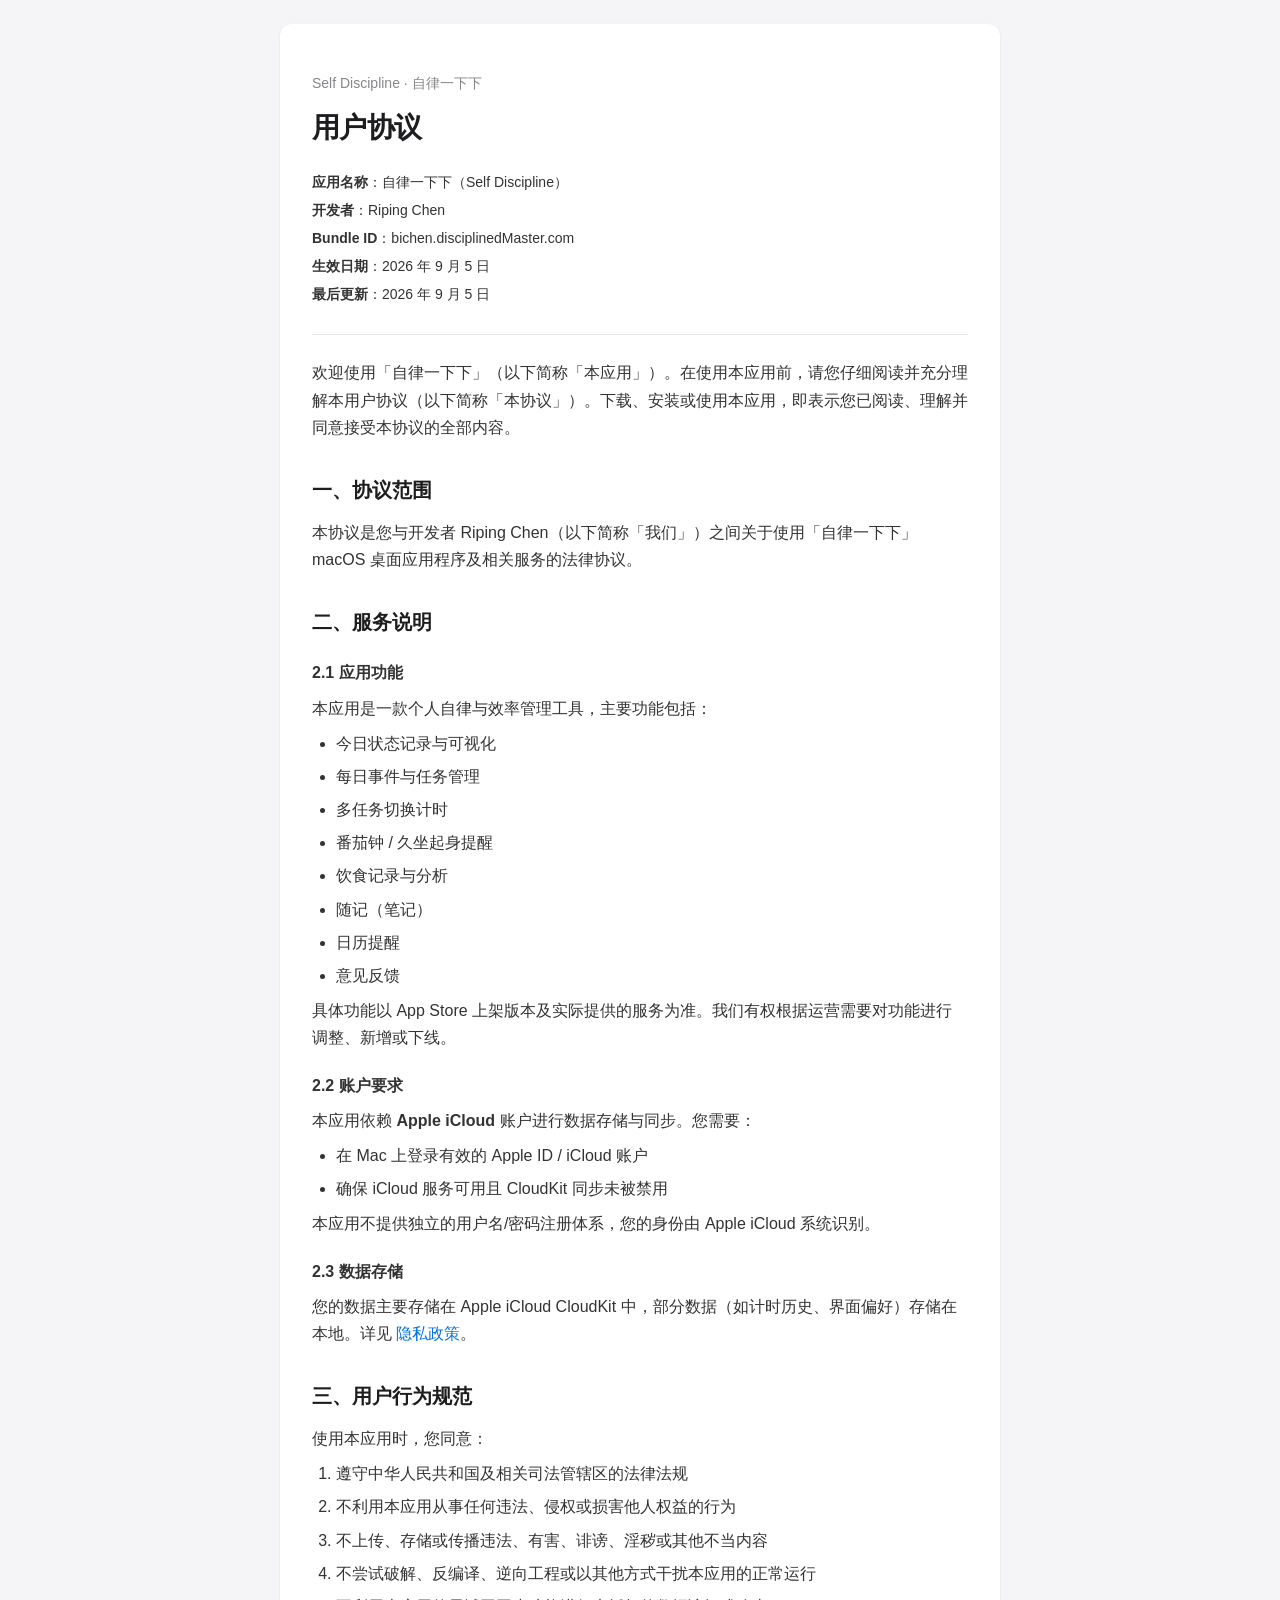
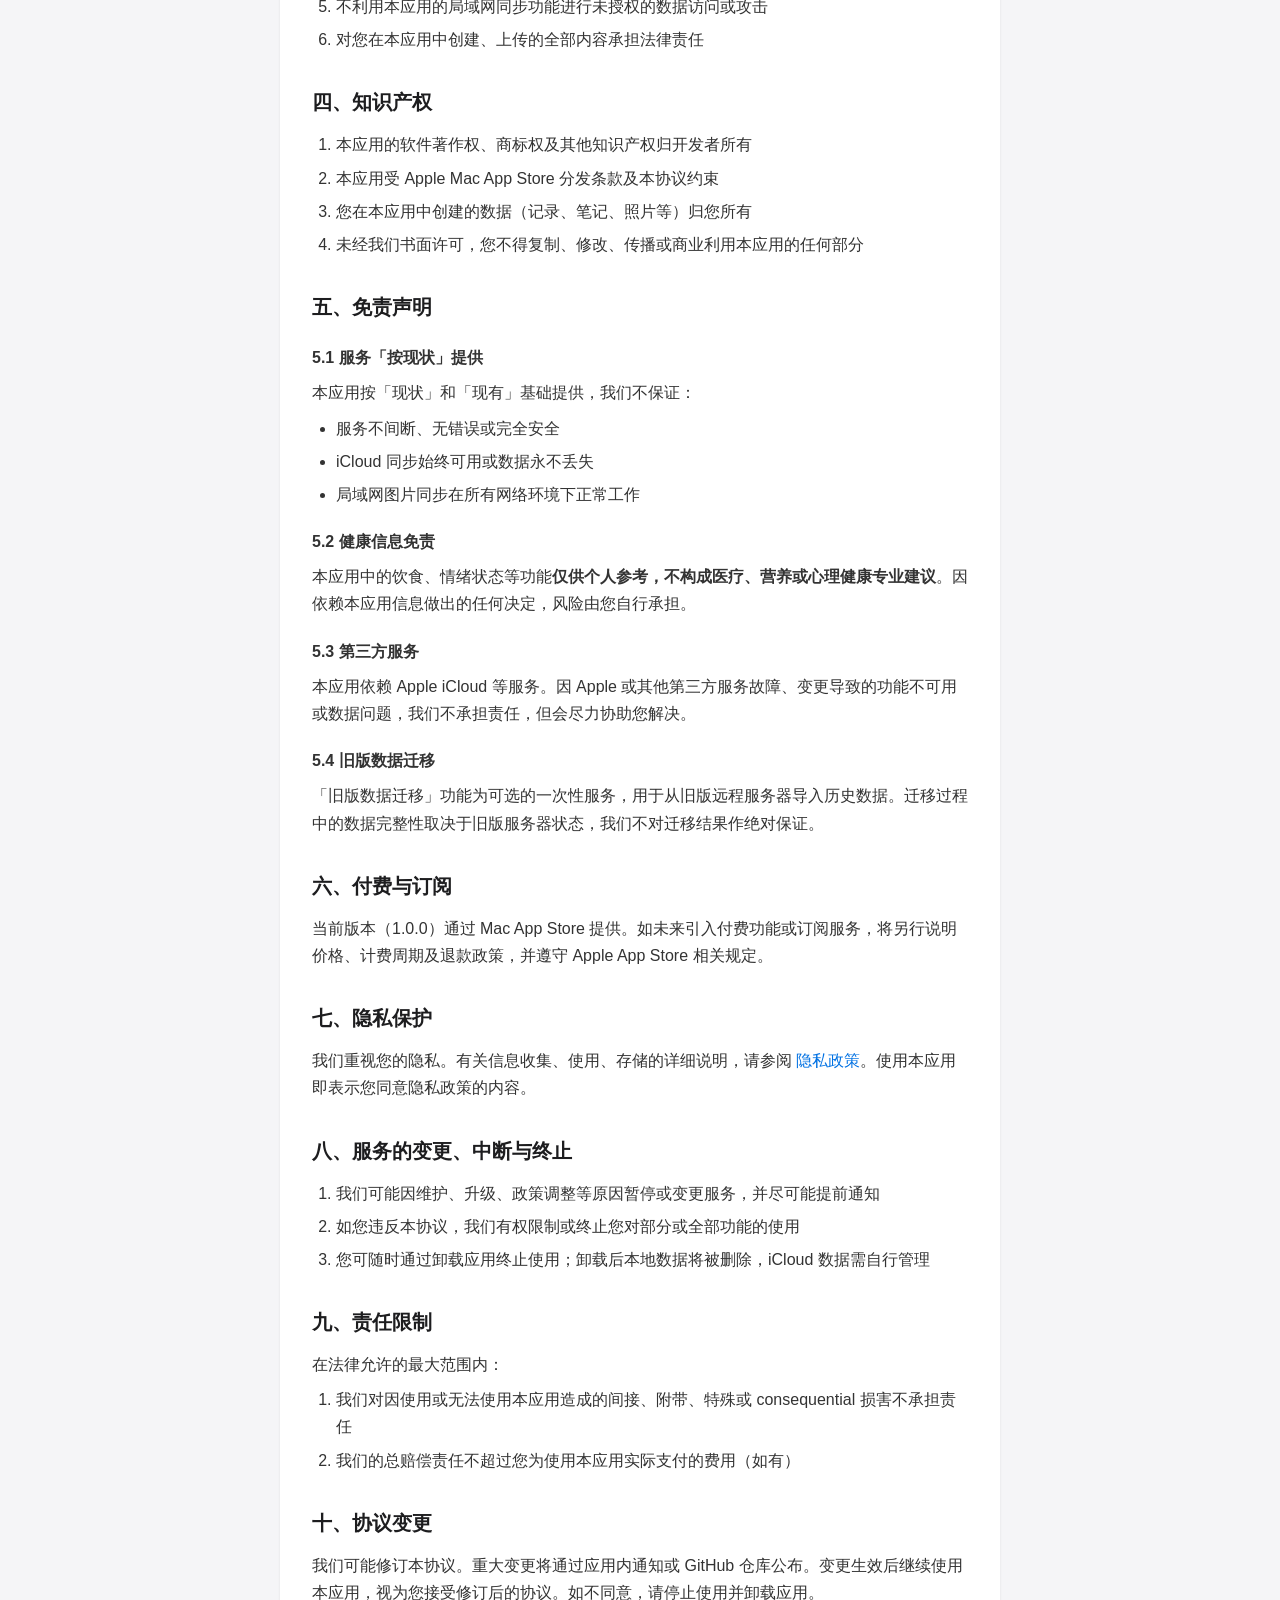
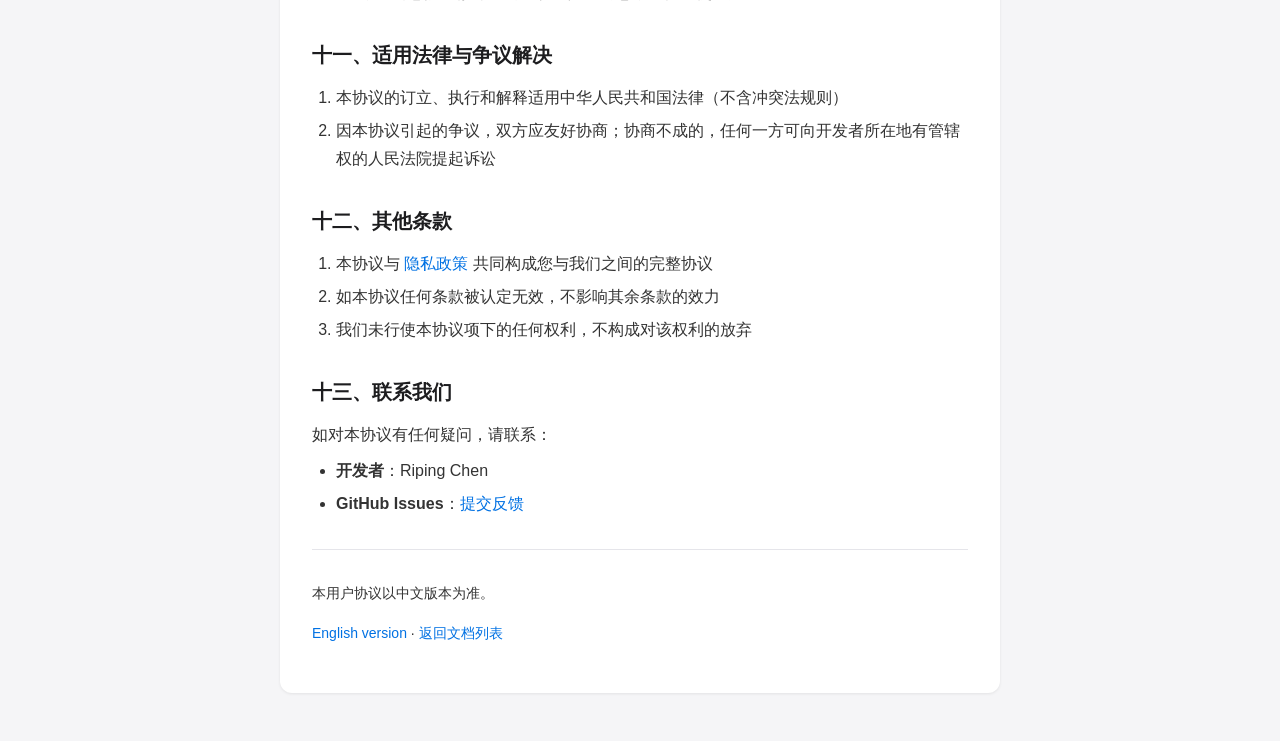
<file: docs/terms-of-service-zh.html>
<!DOCTYPE html>
<html lang="zh-CN">
<head>
  <meta charset="UTF-8">
  <meta name="viewport" content="width=device-width, initial-scale=1.0">
  <title>用户协议 — 自律一下下</title>
  <link rel="stylesheet" href="style.css">
</head>
<body>
  <div class="container">
    <p class="app-name">Self Discipline · 自律一下下</p>
    <h1>用户协议</h1>
    <div class="meta">
      <p><strong>应用名称</strong>：自律一下下（Self Discipline）</p>
      <p><strong>开发者</strong>：Riping Chen</p>
      <p><strong>Bundle ID</strong>：bichen.disciplinedMaster.com</p>
      <p><strong>生效日期</strong>：2026 年 9 月 5 日</p>
      <p><strong>最后更新</strong>：2026 年 9 月 5 日</p>
    </div>

    <p class="intro">欢迎使用「自律一下下」（以下简称「本应用」）。在使用本应用前，请您仔细阅读并充分理解本用户协议（以下简称「本协议」）。下载、安装或使用本应用，即表示您已阅读、理解并同意接受本协议的全部内容。</p>

    <h2>一、协议范围</h2>
    <p>本协议是您与开发者 Riping Chen（以下简称「我们」）之间关于使用「自律一下下」macOS 桌面应用程序及相关服务的法律协议。</p>

    <h2>二、服务说明</h2>
    <h3>2.1 应用功能</h3>
    <p>本应用是一款个人自律与效率管理工具，主要功能包括：</p>
    <ul>
      <li>今日状态记录与可视化</li>
      <li>每日事件与任务管理</li>
      <li>多任务切换计时</li>
      <li>番茄钟 / 久坐起身提醒</li>
      <li>饮食记录与分析</li>
      <li>随记（笔记）</li>
      <li>日历提醒</li>
      <li>意见反馈</li>
    </ul>
    <p>具体功能以 App Store 上架版本及实际提供的服务为准。我们有权根据运营需要对功能进行调整、新增或下线。</p>

    <h3>2.2 账户要求</h3>
    <p>本应用依赖 <strong>Apple iCloud</strong> 账户进行数据存储与同步。您需要：</p>
    <ul>
      <li>在 Mac 上登录有效的 Apple ID / iCloud 账户</li>
      <li>确保 iCloud 服务可用且 CloudKit 同步未被禁用</li>
    </ul>
    <p>本应用不提供独立的用户名/密码注册体系，您的身份由 Apple iCloud 系统识别。</p>

    <h3>2.3 数据存储</h3>
    <p>您的数据主要存储在 Apple iCloud CloudKit 中，部分数据（如计时历史、界面偏好）存储在本地。详见 <a href="privacy-policy-zh.html">隐私政策</a>。</p>

    <h2>三、用户行为规范</h2>
    <p>使用本应用时，您同意：</p>
    <ol>
      <li>遵守中华人民共和国及相关司法管辖区的法律法规</li>
      <li>不利用本应用从事任何违法、侵权或损害他人权益的行为</li>
      <li>不上传、存储或传播违法、有害、诽谤、淫秽或其他不当内容</li>
      <li>不尝试破解、反编译、逆向工程或以其他方式干扰本应用的正常运行</li>
      <li>不利用本应用的局域网同步功能进行未授权的数据访问或攻击</li>
      <li>对您在本应用中创建、上传的全部内容承担法律责任</li>
    </ol>

    <h2>四、知识产权</h2>
    <ol>
      <li>本应用的软件著作权、商标权及其他知识产权归开发者所有</li>
      <li>本应用受 Apple Mac App Store 分发条款及本协议约束</li>
      <li>您在本应用中创建的数据（记录、笔记、照片等）归您所有</li>
      <li>未经我们书面许可，您不得复制、修改、传播或商业利用本应用的任何部分</li>
    </ol>

    <h2>五、免责声明</h2>
    <h3>5.1 服务「按现状」提供</h3>
    <p>本应用按「现状」和「现有」基础提供，我们不保证：</p>
    <ul>
      <li>服务不间断、无错误或完全安全</li>
      <li>iCloud 同步始终可用或数据永不丢失</li>
      <li>局域网图片同步在所有网络环境下正常工作</li>
    </ul>

    <h3>5.2 健康信息免责</h3>
    <p>本应用中的饮食、情绪状态等功能<strong>仅供个人参考，不构成医疗、营养或心理健康专业建议</strong>。因依赖本应用信息做出的任何决定，风险由您自行承担。</p>

    <h3>5.3 第三方服务</h3>
    <p>本应用依赖 Apple iCloud 等服务。因 Apple 或其他第三方服务故障、变更导致的功能不可用或数据问题，我们不承担责任，但会尽力协助您解决。</p>

    <h3>5.4 旧版数据迁移</h3>
    <p>「旧版数据迁移」功能为可选的一次性服务，用于从旧版远程服务器导入历史数据。迁移过程中的数据完整性取决于旧版服务器状态，我们不对迁移结果作绝对保证。</p>

    <h2>六、付费与订阅</h2>
    <p>当前版本（1.0.0）通过 Mac App Store 提供。如未来引入付费功能或订阅服务，将另行说明价格、计费周期及退款政策，并遵守 Apple App Store 相关规定。</p>

    <h2>七、隐私保护</h2>
    <p>我们重视您的隐私。有关信息收集、使用、存储的详细说明，请参阅 <a href="privacy-policy-zh.html">隐私政策</a>。使用本应用即表示您同意隐私政策的内容。</p>

    <h2>八、服务的变更、中断与终止</h2>
    <ol>
      <li>我们可能因维护、升级、政策调整等原因暂停或变更服务，并尽可能提前通知</li>
      <li>如您违反本协议，我们有权限制或终止您对部分或全部功能的使用</li>
      <li>您可随时通过卸载应用终止使用；卸载后本地数据将被删除，iCloud 数据需自行管理</li>
    </ol>

    <h2>九、责任限制</h2>
    <p>在法律允许的最大范围内：</p>
    <ol>
      <li>我们对因使用或无法使用本应用造成的间接、附带、特殊或 consequential 损害不承担责任</li>
      <li>我们的总赔偿责任不超过您为使用本应用实际支付的费用（如有）</li>
    </ol>

    <h2>十、协议变更</h2>
    <p>我们可能修订本协议。重大变更将通过应用内通知或 GitHub 仓库公布。变更生效后继续使用本应用，视为您接受修订后的协议。如不同意，请停止使用并卸载应用。</p>

    <h2>十一、适用法律与争议解决</h2>
    <ol>
      <li>本协议的订立、执行和解释适用中华人民共和国法律（不含冲突法规则）</li>
      <li>因本协议引起的争议，双方应友好协商；协商不成的，任何一方可向开发者所在地有管辖权的人民法院提起诉讼</li>
    </ol>

    <h2>十二、其他条款</h2>
    <ol>
      <li>本协议与 <a href="privacy-policy-zh.html">隐私政策</a> 共同构成您与我们之间的完整协议</li>
      <li>如本协议任何条款被认定无效，不影响其余条款的效力</li>
      <li>我们未行使本协议项下的任何权利，不构成对该权利的放弃</li>
    </ol>

    <h2>十三、联系我们</h2>
    <p>如对本协议有任何疑问，请联系：</p>
    <ul>
      <li><strong>开发者</strong>：Riping Chen</li>
      <li><strong>GitHub Issues</strong>：<a href="https://github.com/xiaodaxia1083394272/personalManager_PrivacyPolicyETC/issues" target="_blank" rel="noopener">提交反馈</a></li>
    </ul>

    <div class="footer">
      <p>本用户协议以中文版本为准。</p>
      <p class="lang-switch"><a href="terms-of-service-en.html">English version</a> · <a href="index.html">返回文档列表</a></p>
    </div>
  </div>
</body>
</html>
</file>
<file: docs/style.css>
* {
  box-sizing: border-box;
  margin: 0;
  padding: 0;
}

body {
  font-family: -apple-system, BlinkMacSystemFont, "Segoe UI", Roboto, "Helvetica Neue", Arial, "PingFang SC", "Hiragino Sans GB", "Microsoft YaHei", sans-serif;
  line-height: 1.7;
  color: #1d1d1f;
  background: #f5f5f7;
  padding: 24px 16px 48px;
}

.container {
  max-width: 720px;
  margin: 0 auto;
  background: #fff;
  border-radius: 12px;
  padding: 40px 32px;
  box-shadow: 0 1px 3px rgba(0, 0, 0, 0.08);
}

@media (max-width: 600px) {
  .container {
    padding: 28px 20px;
  }
}

.app-name {
  font-size: 14px;
  color: #86868b;
  margin-bottom: 8px;
}

h1 {
  font-size: 28px;
  font-weight: 700;
  margin-bottom: 20px;
  letter-spacing: -0.02em;
}

.meta {
  font-size: 14px;
  color: #6e6e73;
  margin-bottom: 24px;
  padding-bottom: 24px;
  border-bottom: 1px solid #e5e5ea;
}

.meta p {
  margin: 4px 0;
}

.intro {
  margin-bottom: 28px;
  color: #333;
}

h2 {
  font-size: 20px;
  font-weight: 600;
  margin: 32px 0 12px;
  color: #1d1d1f;
}

h3 {
  font-size: 16px;
  font-weight: 600;
  margin: 20px 0 8px;
  color: #333;
}

p {
  margin: 8px 0;
  color: #333;
}

ul, ol {
  margin: 8px 0 8px 24px;
  color: #333;
}

li {
  margin: 6px 0;
}

strong {
  font-weight: 600;
}

a {
  color: #0071e3;
  text-decoration: none;
}

a:hover {
  text-decoration: underline;
}

table {
  width: 100%;
  border-collapse: collapse;
  margin: 12px 0 20px;
  font-size: 14px;
}

th, td {
  border: 1px solid #e5e5ea;
  padding: 10px 12px;
  text-align: left;
  vertical-align: top;
}

th {
  background: #f5f5f7;
  font-weight: 600;
}

code {
  font-family: ui-monospace, SFMono-Regular, Menlo, Monaco, Consolas, monospace;
  font-size: 0.9em;
  background: #f5f5f7;
  padding: 2px 6px;
  border-radius: 4px;
}

.footer {
  margin-top: 32px;
  padding-top: 24px;
  border-top: 1px solid #e5e5ea;
  font-size: 14px;
  color: #86868b;
}

.lang-switch {
  margin-top: 16px;
  font-size: 14px;
}

/* Index page */
.doc-list {
  list-style: none;
  margin: 24px 0 0;
  padding: 0;
}

.doc-list li {
  margin: 0;
  border-bottom: 1px solid #e5e5ea;
}

.doc-list li:last-child {
  border-bottom: none;
}

.doc-list a {
  display: block;
  padding: 16px 4px;
  font-size: 17px;
  font-weight: 500;
}

.doc-list a span {
  display: block;
  font-size: 13px;
  font-weight: 400;
  color: #86868b;
  margin-top: 4px;
}
</file>
